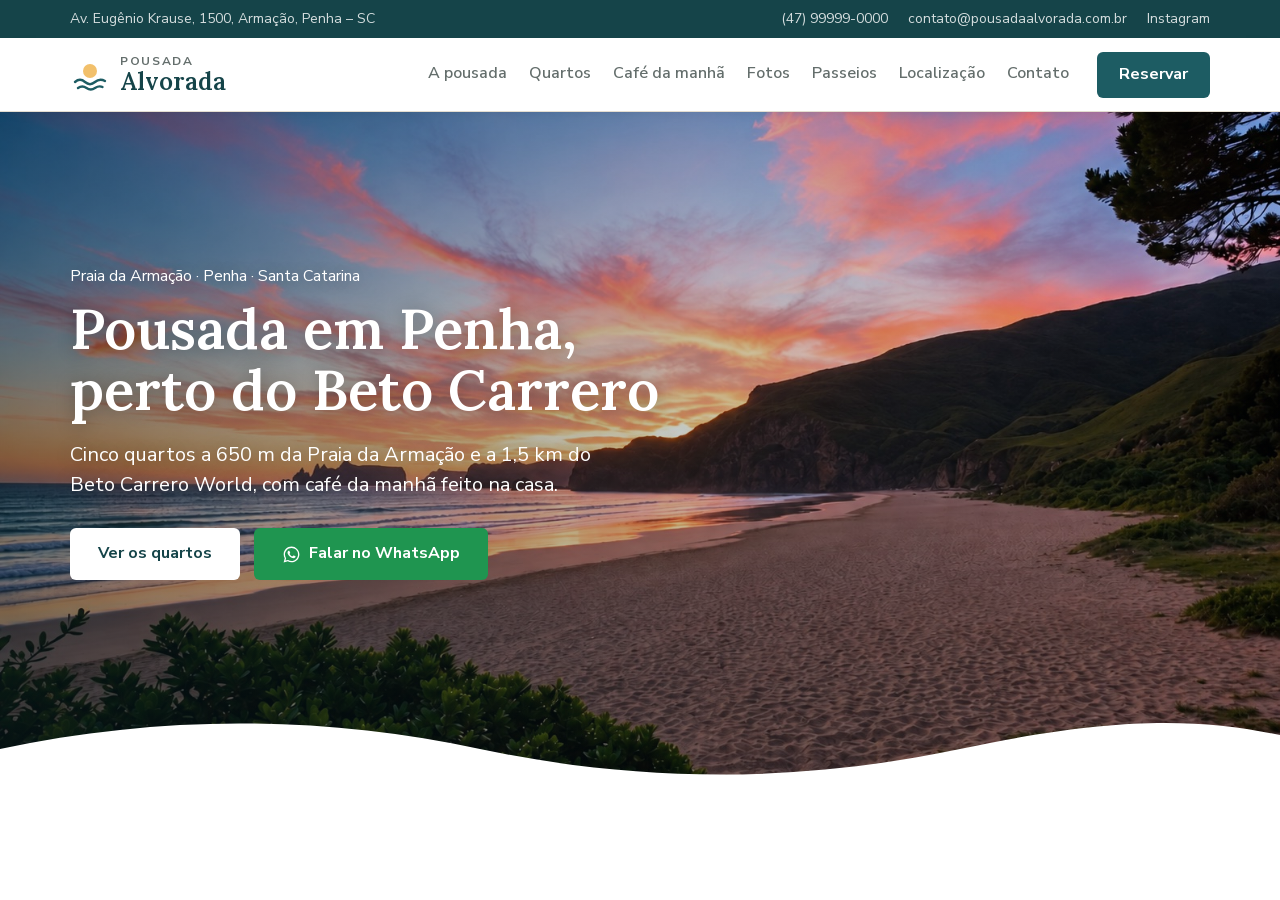
<file: index.html>
<!doctype html>
<html lang="pt-BR">
<head>
    <meta charset="UTF-8">
    <meta name="viewport" content="width=device-width, initial-scale=1, viewport-fit=cover, user-scalable=no">
    <title>Pousada Alvorada | Penha</title>
    <meta name="description" content="Pousada em Penha – SC, a 650 m da Praia da Armação e a 1,5 km do Beto Carrero World. Cinco quartos com café da manhã. Reservas direto pelo WhatsApp.">
    <meta name="author" content="Gustavo dos Santos Capeletti">
    <meta name="theme-color" content="#154449">
    <link rel="canonical" href="https://pousadaalvorada.com.br/">
    <meta property="og:type" content="website">
    <meta property="og:locale" content="pt_BR">
    <meta property="og:site_name" content="Pousada Alvorada">
    <meta property="og:url" content="https://pousadaalvorada.com.br/">
    <meta property="og:title" content="Pousada Alvorada | Penha">
    <meta property="og:description" content="Pousada em Penha, perto da Praia da Armação e do Beto Carrero. Cinco quartos com café da manhã.">
    <meta property="og:image" content="https://pousadaalvorada.com.br/img/compartilhar.jpg">
    <meta property="og:image:width" content="1200">
    <meta property="og:image:height" content="630">
    <meta property="og:image:alt" content="Praia da Armação, em Penha, ao amanhecer">
    <link rel="icon" href="img/favicon.svg" type="image/svg+xml">
    <link rel="apple-touch-icon" href="img/icone_apple.png">
    <link rel="preload" as="image" href="img/hero.jpg">
    <link rel="stylesheet" href="css/index.css?v=2">
</head>
<body>

<div class="barra-topo">
    <div class="conteiner barra-topo__interno">
        <p><a href="https://www.google.com/maps/search/?api=1&amp;query=Av.+Eug%C3%AAnio+Krause%2C+1500%2C+Arma%C3%A7%C3%A3o%2C+Penha+-+SC" target="_blank" rel="noopener">Av. Eugênio Krause, 1500, Armação, Penha – SC</a></p>
        <ul>
            <li><a class="js-numero-whatsapp" data-wa="Olá! Vim pelo site da Pousada Alvorada." href="#contato">(47) 99999-0000</a></li>
            <li><a href="mailto:contato@pousadaalvorada.com.br">contato@pousadaalvorada.com.br</a></li>
            <li><a href="https://www.instagram.com/" target="_blank" rel="noopener">Instagram</a></li>
        </ul>
    </div>
</div>

<header class="topo" id="topo">
    <div class="conteiner topo__interno">
        <a href="#inicio" class="logo" aria-label="Pousada Alvorada — início">
            <img class="logo__marca" src="img/icones/logo.svg" alt="" width="40" height="40">
            <span class="logo__texto">
                <span class="logo__pequeno">Pousada</span>
                <span class="logo__nome">Alvorada</span>
            </span>
        </a>

        <nav class="menu" id="menu" aria-label="Menu principal">
            <a href="#pousada">A pousada</a>
            <a href="#quartos">Quartos</a>
            <a href="#cafe">Café da manhã</a>
            <a href="#galeria">Fotos</a>
            <a href="#passeios">Passeios</a>
            <a href="#localizacao">Localização</a>
            <a href="#contato">Contato</a>
            <a class="botao botao--principal menu__reservar" data-wa="Olá! Vim pelo site da Pousada Alvorada e gostaria de fazer uma reserva." href="#contato">Reservar</a>
        </nav>

        <a class="botao botao--principal topo__reservar" data-wa="Olá! Vim pelo site da Pousada Alvorada e gostaria de fazer uma reserva." href="#contato">Reservar</a>

        <button class="botao-menu" id="botao-menu" aria-expanded="false" aria-controls="menu" aria-label="Abrir menu">
            <span></span><span></span><span></span>
        </button>
    </div>
</header>

<div class="rolagem" id="rolagem">
    <main>

    <section class="capa" id="inicio">
        <img width="1586" height="992" class="capa__foto" src="img/hero.jpg"
                  alt="Praia de Penha ao amanhecer" fetchpriority="high">
        <div class="conteiner capa__conteudo">
            <p class="capa__local">Praia da Armação · Penha · Santa Catarina</p>
            <h1>Pousada em Penha, <br>perto do Beto Carrero</h1>
            <p class="capa__texto">Cinco quartos a 650 m da Praia da Armação e a 1,5 km do Beto Carrero World, com café da manhã feito na casa.</p>
            <div class="capa__botoes">
                <a class="botao botao--claro botao--capa" href="#quartos">Ver os quartos</a>
                <a class="botao botao--whatsapp botao--capa" data-wa="Olá! Vim pelo site da Pousada Alvorada e gostaria de fazer uma reserva." href="#contato">
                    <img class="icone" src="img/icones/whatsapp.svg" alt=""> Falar no WhatsApp
                </a>
            </div>
        </div>
        <img class="capa__onda" src="img/icones/onda_capa.svg" alt="">
    </section>

    <section class="secao boas-vindas" id="pousada">
        <div class="conteiner boas-vindas__grade">
            <img data-ampliar="pousada" class="boas-vindas__foto" width="1600" height="1200" src="img/pousada.jpg"
                      alt="Casa da Pousada Alvorada, com dois andares, varandas e jardim" loading="lazy">

            <div class="boas-vindas__texto">
                <h2>Bem-vindo à Pousada Alvorada</h2>
                <p>
                    Na Pousada Alvorada, você se hospeda numa casa de dois andares, com jardim, varandas e redes
                    para descansar no fim do dia. Numa rua tranquila do bairro Armação, em Penha, são cinco quartos
                    com banheiro privativo, ar quente e frio e enxoval de algodão.
                </p>
                <p>
                    As manhãs começam no nosso espaço de café, ao lado da cozinha, com pão caseiro, cuca, frutas e
                    café passado na hora. Tudo é simples e acolhedor, com um atendimento atencioso do primeiro ao
                    último dia.
                </p>
                <a class="link-texto" data-wa="Olá! Vim pelo site da Pousada Alvorada e gostaria de mais informações." href="#contato">Falar com a pousada pelo WhatsApp</a>
            </div>
        </div>

        <div class="conteiner">
            <ul class="beneficios" aria-label="Comodidades da pousada">
                <li>
                    <img src="img/icones/wifi.svg" alt="">
                    <h3>Wi-Fi grátis</h3>
                    <p>Internet em todos os ambientes da pousada.</p>
                </li>
                <li>
                    <img src="img/icones/estacionamento.svg" alt="">
                    <h3>Estacionamento</h3>
                    <p>Gratuito e dentro da pousada.</p>
                </li>
                <li>
                    <img src="img/icones/ar.svg" alt="">
                    <h3>Ar quente e frio</h3>
                    <p>Em todos os quartos, para o verão e para o inverno.</p>
                </li>
                <li>
                    <img src="img/icones/praia.svg" alt="">
                    <h3>Kit de praia</h3>
                    <p>Cadeiras, guarda-sóis e toalhas sem custo.</p>
                </li>
                <li>
                    <img src="img/icones/bicicleta.svg" alt="">
                    <h3>Bicicletas</h3>
                    <p>À disposição para passear pela orla de Armação.</p>
                </li>
                <li>
                    <img src="img/icones/pet.svg" alt="">
                    <h3>Aceita pets</h3>
                    <p>Animais de até 10 kg, no Quarto Jardim.</p>
                </li>
                <li>
                    <img src="img/icones/parque.svg" alt="">
                    <h3>Beto Carrero World</h3>
                    <p>O parque fica a 1,5 km da pousada.</p>
                </li>
                <li>
                    <img src="img/icones/aviao.svg" alt="">
                    <h3>Aeroporto</h3>
                    <p>A 15 km do Aeroporto de Navegantes.</p>
                </li>
            </ul>
        </div>
    </section>

    <section class="secao secao--suave com-onda" id="quartos">
        <img class="onda" src="img/icones/onda_1.svg" alt="">
        <div class="conteiner">
            <div class="cabecalho-secao cabecalho-secao--centro">
                <h2>Quartos</h2>
                <p>Cada quarto tem o seu jeito: para casais, para famílias ou para quem quer mais sossego. Veja as fotos e os detalhes antes de reservar.</p>
            </div>

            <article class="quarto">
                <img class="quarto__foto" src="img/quarto_01.jpg" alt="Quarto Aurora, com cama king e porta para a varanda com rede" loading="lazy">
                <div class="quarto__corpo">
                    <p class="quarto__etiqueta">Ideal para casais</p>
                    <h3><a href="quarto.html?q=aurora">Quarto Aurora</a></h3>
                    <p>No andar de cima da casa principal. A porta de vidro abre direto para a varanda com rede, voltada para o jardim. É a categoria mais procurada, principalmente por casais.</p>
                    <ul class="quarto__lista">
                        <li>26 m²</li>
                        <li>Até 3 pessoas</li>
                        <li>Cama king + bicama</li>
                        <li>Varanda com rede</li>
                        <li>Vista para o jardim</li>
                        <li>Cofre</li>
                    </ul>
                    <div class="quarto__rodape">
                        <div class="quarto__botoes">
                            <a class="botao botao--contorno" href="quarto.html?q=aurora">Ver detalhes e fotos</a>
                            <a class="botao botao--principal" data-wa="Olá! Gostaria de verificar a disponibilidade do Quarto Aurora." href="#contato">Verificar disponibilidade</a>
                        </div>
                    </div>
                </div>
            </article>

            <article class="quarto quarto--invertido">
                <img class="quarto__foto" src="img/quarto_05.jpg" alt="Quarto Areia, com cama king e deck privativo" loading="lazy">
                <div class="quarto__corpo">
                    <p class="quarto__etiqueta">Mais reservado</p>
                    <h3><a href="quarto.html?q=areia">Quarto Areia</a></h3>
                    <p>Fica separado da casa, no meio do jardim, com deck privativo e ducha externa. Tem cafeteira e um pouco mais de privacidade. Costuma ser reservado com bastante antecedência.</p>
                    <ul class="quarto__lista">
                        <li>42 m²</li>
                        <li>2 adultos + 1 criança</li>
                        <li>Cama king</li>
                        <li>Deck privativo</li>
                        <li>Ducha externa</li>
                        <li>Cafeteira</li>
                    </ul>
                    <div class="quarto__rodape">
                        <div class="quarto__botoes">
                            <a class="botao botao--contorno" href="quarto.html?q=areia">Ver detalhes e fotos</a>
                            <a class="botao botao--principal" data-wa="Olá! Gostaria de verificar a disponibilidade do Quarto Areia." href="#contato">Verificar disponibilidade</a>
                        </div>
                    </div>
                </div>
            </article>

            <article class="quarto">
                <img class="quarto__foto" src="img/quarto_03.jpg" alt="Quarto Estrela, com cama de casal e cama de solteiro" loading="lazy">
                <div class="quarto__corpo">
                    <p class="quarto__etiqueta">Para pequenos grupos</p>
                    <h3><a href="quarto.html?q=estrela">Quarto Estrela</a></h3>
                    <p>No térreo, com uma cama de casal e uma de solteiro. Bom para amigos ou para pais com um filho maior. Tem mesa de apoio e armário amplo.</p>
                    <ul class="quarto__lista">
                        <li>20 m²</li>
                        <li>Até 3 pessoas</li>
                        <li>Casal + solteiro</li>
                        <li>Vista para o jardim</li>
                        <li>Armário amplo</li>
                        <li>Acesso sem escadas</li>
                    </ul>
                    <div class="quarto__rodape">
                        <div class="quarto__botoes">
                            <a class="botao botao--contorno" href="quarto.html?q=estrela">Ver detalhes e fotos</a>
                            <a class="botao botao--principal" data-wa="Olá! Gostaria de verificar a disponibilidade do Quarto Estrela." href="#contato">Verificar disponibilidade</a>
                        </div>
                    </div>
                </div>
            </article>

            <article class="quarto quarto--invertido">
                <img class="quarto__foto" src="img/quarto_02.jpg" alt="Quarto Jardim, com cama de casal e janela para o jardim" loading="lazy">
                <div class="quarto__corpo">
                    <p class="quarto__etiqueta">Térreo e silencioso</p>
                    <h3><a href="quarto.html?q=jardim">Quarto Jardim</a></h3>
                    <p>No térreo, voltado para o jardim. É o mais silencioso e fresco da casa. É também o único que aceita animais de pequeno porte.</p>
                    <ul class="quarto__lista">
                        <li>18 m²</li>
                        <li>Até 2 pessoas</li>
                        <li>Cama queen</li>
                        <li>Vista para o jardim</li>
                        <li>Aceita pet (até 10 kg)</li>
                        <li>Acesso sem escadas</li>
                    </ul>
                    <div class="quarto__rodape">
                        <div class="quarto__botoes">
                            <a class="botao botao--contorno" href="quarto.html?q=jardim">Ver detalhes e fotos</a>
                            <a class="botao botao--principal" data-wa="Olá! Gostaria de verificar a disponibilidade do Quarto Jardim." href="#contato">Verificar disponibilidade</a>
                        </div>
                    </div>
                </div>
            </article>

            <article class="quarto">
                <img class="quarto__foto" src="img/quarto_04.jpg" alt="Quarto Mar, com dois ambientes integrados" loading="lazy">
                <div class="quarto__corpo">
                    <p class="quarto__etiqueta">Para famílias</p>
                    <h3><a href="quarto.html?q=mar">Quarto Mar</a></h3>
                    <p>Dois ambientes integrados: uma cama king em um e duas camas de solteiro no outro. Varanda lateral com rede. Berço e cadeirão sem custo.</p>
                    <ul class="quarto__lista">
                        <li>38 m²</li>
                        <li>Até 5 pessoas</li>
                        <li>Cama king + 2 solteiro</li>
                        <li>Dois ambientes</li>
                        <li>Varanda lateral</li>
                        <li>Berço sob solicitação</li>
                    </ul>
                    <div class="quarto__rodape">
                        <div class="quarto__botoes">
                            <a class="botao botao--contorno" href="quarto.html?q=mar">Ver detalhes e fotos</a>
                            <a class="botao botao--principal" data-wa="Olá! Gostaria de verificar a disponibilidade do Quarto Mar." href="#contato">Verificar disponibilidade</a>
                        </div>
                    </div>
                </div>
            </article>
        </div>
    </section>

    <section class="secao" id="cafe">
        <div class="conteiner cafe-manha">
            <div class="cafe-manha__texto">
                <h2>Café da manhã</h2>
                <p class="cafe-manha__horario">Todos os dias, das 7h30 às 10h30, no nosso espaço de café.</p>
                <p>
                    O café é preparado aqui mesmo, todas as manhãs. Tem sempre
                    pão caseiro saindo do forno, cuca, bolo do dia, ovos do jeito que você pedir, frios,
                    frutas da estação e suco natural. A cuca de banana é a que mais faz sucesso.
                </p>
                <p>
                    Se você tem alguma restrição alimentar, é só avisar na reserva. Para quem prefere tomar
                    café no quarto, levamos a bandeja até lá (cobrado à parte).
                </p>
            </div>
            <div class="cafe-manha__foto">
                <img data-ampliar="cafe" width="1200" height="800" src="img/cafe_mesa.jpg" alt="Mesa de café da manhã com frutas, ovos, bolos e sucos" loading="lazy">
            </div>
        </div>
    </section>

    <section class="secao secao--suave com-onda" id="galeria">
        <img class="onda" src="img/icones/onda_2.svg" alt="">
        <div class="conteiner">
            <div class="cabecalho-secao cabecalho-secao--centro">
                <h2>Fotos</h2>
                <p>A pousada, o café da manhã e a praia. Arraste para o lado para ver mais.</p>
            </div>
        </div>

        <div class="faixa-fotos">
            <div class="faixa-fotos__trilho" id="faixa-fotos">
                <button class="faixa-fotos__item" type="button"><img src="img/pousada.jpg" alt="Casa da Pousada Alvorada, com varandas e jardim" loading="lazy"></button>
                <button class="faixa-fotos__item" type="button"><img width="1200" height="800" src="img/cafe_mesa.jpg" alt="Mesa de café da manhã com frutas, ovos e sucos" loading="lazy"></button>
                <button class="faixa-fotos__item" type="button"><img width="1200" height="800" src="img/praia_amanhecer.jpg" alt="Amanhecer na praia" loading="lazy"></button>
                <button class="faixa-fotos__item" type="button"><img width="1200" height="800" src="img/cafe_frutas.jpg" alt="Frutas da estação no café da manhã" loading="lazy"></button>
                <button class="faixa-fotos__item" type="button"><img src="img/hero.jpg" alt="Praia ao pôr do sol" loading="lazy"></button>
                <button class="faixa-fotos__item" type="button"><img width="1200" height="800" src="img/cafe_pao_com_ovo.jpg" alt="Pão caseiro com ovo no café da manhã" loading="lazy"></button>
                <button class="faixa-fotos__item" type="button"><img width="1200" height="800" src="img/praia_ondas_pedras.jpg" alt="Ondas quebrando nas pedras" loading="lazy"></button>
                <button class="faixa-fotos__item" type="button"><img width="1200" height="800" src="img/praia_faixa_de_areia.jpg" alt="Faixa de areia e mar calmo" loading="lazy"></button>
                <button class="faixa-fotos__item" type="button"><img width="1200" height="800" src="img/praia_vista_de_cima.jpg" alt="Ondas chegando na areia, vistas de cima" loading="lazy"></button>
            </div>
        </div>
    </section>

    <section class="secao" id="passeios">
        <div class="conteiner">
            <div class="cabecalho-secao">
                <h2>Passeios perto da pousada</h2>
                <p>O que fazer em Penha e arredores, com a distância a partir da pousada.</p>
            </div>
            <div class="lista-passeios">
                <article class="passeio">
                    <img data-ampliar="passeios" src="img/hero.jpg" alt="Praia da Armação ao entardecer" loading="lazy">
                    <h3>Praia da Armação</h3>
                    <p class="passeio__distancia">650 m</p>
                    <p>A praia mais perto da pousada. Mar calmo, bom para crianças, com barcos de pescadores e restaurantes de frutos do mar na orla.</p>
                </article>
                <article class="passeio">
                    <img data-ampliar="passeios" src="img/beto_carrero.jpg" alt="Castelo do Beto Carrero World" loading="lazy">
                    <h3>Beto Carrero World</h3>
                    <p class="passeio__distancia">1,5 km</p>
                    <p>O maior parque temático da América Latina, com montanhas-russas, shows e áreas para crianças.</p>
                </article>
                <article class="passeio">
                    <img data-ampliar="passeios" width="1200" height="800" src="img/praia_ondas_pedras.jpg" alt="Ondas quebrando nas pedras da Praia Grande" loading="lazy">
                    <h3>Praia Grande</h3>
                    <p class="passeio__distancia">3 km</p>
                    <p>Praia de mar aberto e ondas, preferida pelos surfistas. Tem quiosques e uma boa faixa de areia.</p>
                </article>
                <article class="passeio">
                    <img data-ampliar="passeios" width="1200" height="800" src="img/praia_agua_clara.jpg" alt="Água clara e rasa na Praia Vermelha" loading="lazy">
                    <h3>Praia Vermelha</h3>
                    <p class="passeio__distancia">4 km</p>
                    <p>Pequena enseada de água verde e calma, cercada de Mata Atlântica. Boa para nadar e fazer snorkel.</p>
                </article>
                <article class="passeio">
                    <img data-ampliar="passeios" width="1200" height="800" src="img/praia_faixa_de_areia.jpg" alt="Faixa de areia extensa em Balneário Piçarras" loading="lazy">
                    <h3>Balneário Piçarras</h3>
                    <p class="passeio__distancia">9 km</p>
                    <p>Praia extensa com calçadão para caminhar e pedalar, quiosques e boa estrutura.</p>
                </article>
                <article class="passeio">
                    <img data-ampliar="passeios" width="1200" height="800" src="img/mercado_publico.jpg" alt="Bancas de frutas e verduras no mercado" loading="lazy">
                    <h3>Mercado Público de Itajaí</h3>
                    <p class="passeio__distancia">25 km</p>
                    <p>Mercado histórico com bancas de frutos do mar, artesanato e cafés. Bom passeio para um dia nublado.</p>
                </article>
            </div>
            <a class="link-texto lista-passeios__link" data-wa="Olá! Vou me hospedar na Pousada Alvorada e gostaria de dicas de passeios." href="#contato">Pedir dicas de passeios pelo WhatsApp</a>
        </div>
    </section>

    <section class="secao secao--suave com-onda" id="avaliacoes">
        <img class="onda" src="img/icones/onda_1.svg" alt="">
        <div class="conteiner">
            <div class="cabecalho-secao">
                <h2>O que dizem os hóspedes</h2>
                <p>Relatos de quem já se hospedou com a gente.</p>
            </div>

            <div class="lista-avaliacoes">
                <article class="avaliacao">
                    <header class="avaliacao__topo">
                        <span class="avaliacao__inicial" style="background:#5b7c99" aria-hidden="true">R</span>
                        <div>
                            <p class="avaliacao__nome">Renata Castro</p>
                            <p class="avaliacao__cidade">São Paulo</p>
                        </div>
                    </header>
                    <p class="avaliacao__texto">Ficamos quatro noites e já estamos planejando voltar. O Quarto Aurora é exatamente como nas fotos e a varanda com rede é ótima para descansar no fim da tarde. O café da manhã é caprichado, com pão caseiro e cuca saindo do forno. A equipe ajudou com tudo, dos ingressos do Beto Carrero ao restaurante do último dia.</p>
                </article>
                <article class="avaliacao">
                    <header class="avaliacao__topo">
                        <span class="avaliacao__inicial" style="background:#8a6d3b" aria-hidden="true">M</span>
                        <div>
                            <p class="avaliacao__nome">Marcelo Okada</p>
                            <p class="avaliacao__cidade">Curitiba</p>
                        </div>
                    </header>
                    <p class="avaliacao__texto">Viajamos com duas crianças e ficamos no Quarto Mar. Elas amaram o espaço. Pousada tranquila, muito limpa, e o café tem opção para todo mundo. Fomos a pé até o Beto Carrero e voltamos para descansar na pousada.</p>
                </article>
                <article class="avaliacao">
                    <header class="avaliacao__topo">
                        <span class="avaliacao__inicial" style="background:#6b8e6b" aria-hidden="true">P</span>
                        <div>
                            <p class="avaliacao__nome">Paulo Ribeiro</p>
                            <p class="avaliacao__cidade">Joinville</p>
                        </div>
                    </header>
                    <p class="avaliacao__texto">Lugar lindo e equipe muito simpática. Só achei o Quarto Jardim um pouco pequeno para ficar muitos dias, mas é bem silencioso e o café compensa.</p>
                </article>
            </div>
        </div>
    </section>

    <section class="secao" id="localizacao">
        <div class="conteiner">
            <div class="cabecalho-secao local__cabecalho">
                <h2>Localização</h2>
                <p>Aqui está o nosso endereço para quando vier nos visitar. Uma rua tranquila e fácil de encontrar, no bairro Armação, onde a gente espera você de portas abertas.</p>
            </div>

            <div class="local">
                <div class="local__mapa">
                    <iframe title="Mapa da Pousada Alvorada, em Penha – SC" src="https://www.google.com/maps?q=Av.+Eug%C3%AAnio+Krause,+Arma%C3%A7%C3%A3o,+Penha+-+SC&amp;z=15&amp;output=embed" loading="lazy" referrerpolicy="no-referrer-when-downgrade"></iframe>
                </div>
                <p class="local__endereco">
                    Av. Eugênio Krause, 1500, Armação, Penha – SC, CEP 88385-000
                </p>
            </div>
        </div>
    </section>

    <section class="secao secao--suave com-onda" id="informacoes">
        <img class="onda" src="img/icones/onda_2.svg" alt="">
        <div class="conteiner">
            <div class="cabecalho-secao">
                <h2>Informações e políticas</h2>
                <p>O que é bom saber antes de reservar. Se ficar alguma dúvida, é só chamar a gente no WhatsApp.</p>
            </div>
            <dl class="regras">
                <div class="regras__linha">
                    <dt><img class="regras__icone" src="img/icones/entrada.svg" alt="">Entrada</dt>
                    <dd><p>Das 14h às 22h. Se chegar antes, guardamos sua bagagem e você pode usar o banheiro de apoio. Para chegar depois das 22h, avise a gente antes.</p></dd>
                </div>
                <div class="regras__linha">
                    <dt><img class="regras__icone" src="img/icones/saida.svg" alt="">Saída</dt>
                    <dd><p>Até as 12h. Quer aproveitar mais a praia? O banheiro de apoio fica liberado para o banho antes de ir embora.</p></dd>
                </div>
                <div class="regras__linha">
                    <dt><img class="regras__icone" src="img/icones/cartao.svg" alt="">Reserva e pagamento</dt>
                    <dd><p>Sinal de 30% via Pix para garantir a reserva. O restante no check-in, em Pix, débito ou crédito em até 3x sem juros.</p></dd>
                </div>
                <div class="regras__linha">
                    <dt><img class="regras__icone" src="img/icones/info.svg" alt="">Cancelamento</dt>
                    <dd><p>Mais de 30 dias antes da chegada: devolvemos o sinal. Entre 30 e 7 dias: o sinal vira crédito válido por 12 meses. Menos de 7 dias: sem reembolso.</p></dd>
                </div>
                <div class="regras__linha">
                    <dt><img class="regras__icone" src="img/icones/criancas.svg" alt="">Crianças e camas</dt>
                    <dd><h3>Crianças</h3><p>Crianças de qualquer idade são bem-vindas. Até 5 anos não pagam; de 6 a 11 anos pagam uma taxa por noite.</p><h3>Berços e camas extras</h3><p>Berço e cadeirão sem custo, mediante solicitação. Cama extra somente no Quarto Mar, com taxa à parte.</p></dd>
                </div>
                <div class="regras__linha">
                    <dt><img class="regras__icone" src="img/icones/pet_regras.svg" alt="">Pets</dt>
                    <dd><p>Aceitamos pets de até 10 kg, somente no Quarto Jardim, com aviso prévio e taxa por noite.</p></dd>
                </div>
                <div class="regras__linha">
                    <dt><img class="regras__icone" src="img/icones/fumo.svg" alt="">Fumantes</dt>
                    <dd><p>Não é permitido fumar nos quartos. Nas áreas externas, pode.</p></dd>
                </div>
                <div class="regras__linha">
                    <dt><img class="regras__icone" src="img/icones/festa.svg" alt="">Festas e silêncio</dt>
                    <dd><p>Festas e eventos não são permitidos. Pedimos silêncio depois das 22h.</p></dd>
                </div>
            </dl>
        </div>
    </section>

    <section class="secao" id="contato">
        <div class="conteiner contato">
            <div class="contato__texto">
                <h2>Contato e reservas</h2>
                <p>Preencha o formulário e clique em enviar: o WhatsApp abre com a sua mensagem pronta. Respondemos todos os dias, das 8h às 21h.</p>
                <dl class="contato__lista">
                    <div><dt>WhatsApp</dt><dd><a class="js-numero-whatsapp" data-wa="Olá! Vim pelo site da Pousada Alvorada." href="#contato">(47) 99999-0000</a></dd></div>
                    <div><dt>E-mail</dt><dd><a href="mailto:contato@pousadaalvorada.com.br">contato@pousadaalvorada.com.br</a></dd></div>
                    <div><dt>Instagram</dt><dd><a href="https://www.instagram.com/" target="_blank" rel="noopener">@pousadaalvorada</a></dd></div>
                    <div><dt>Endereço</dt><dd>Av. Eugênio Krause, 1500, Armação, Penha – SC, CEP 88385-000</dd></div>
                </dl>
            </div>

            <form class="formulario" id="formulario-contato" novalidate>
                <label class="campo">Nome
                    <input type="text" name="nome" autocomplete="name">
                </label>
                <div class="formulario__linha">
                    <label class="campo">Chegada<input type="date" name="chegada"></label>
                    <label class="campo">Saída<input type="date" name="saida"></label>
                </div>
                <div class="formulario__linha">
                    <label class="campo">Adultos
                        <select name="adultos"><option>1</option><option selected>2</option><option>3</option><option>4</option><option>5</option></select>
                    </label>
                    <label class="campo">Crianças
                        <select name="criancas"><option selected>0</option><option>1</option><option>2</option><option>3</option></select>
                    </label>
                </div>
                <label class="campo">Quarto
                    <select name="quarto">
                        <option value="">Sem preferência</option>
                        <option>Quarto Aurora</option><option>Quarto Areia</option><option>Quarto Estrela</option><option>Quarto Jardim</option><option>Quarto Mar</option>
                    </select>
                </label>
                <label class="campo">Mensagem
                    <textarea name="obs" rows="3"></textarea>
                </label>
                <p class="formulario__erro" id="erro-contato" role="alert" hidden></p>
                <button type="submit" class="botao botao--whatsapp botao--largo">
                    <img class="icone" src="img/icones/whatsapp.svg" alt=""> Enviar pelo WhatsApp
                </button>
            </form>
        </div>
    </section>

    </main>

    <footer class="rodape">
        <img class="onda" src="img/icones/onda_rodape.svg" alt="">
        <div class="conteiner rodape__grade">
            <div>
                <p class="rodape__nome">Pousada Alvorada</p>
                <address>Av. Eugênio Krause, 1500<br>Armação, Penha – SC<br>CEP 88385-000</address>
            </div>
            <div>
                <h3 class="rodape__titulo">Contato</h3>
                <ul>
                    <li><a class="js-numero-whatsapp" data-wa="Olá! Vim pelo site da Pousada Alvorada." href="#contato">(47) 99999-0000</a></li>
                    <li><a href="mailto:contato@pousadaalvorada.com.br">contato@pousadaalvorada.com.br</a></li>
                    <li><a href="https://www.instagram.com/" target="_blank" rel="noopener">Instagram</a></li>
                </ul>
            </div>
            <div>
                <h3 class="rodape__titulo">Pagamento</h3>
                <ul>
                    <li>Pix</li>
                    <li>Cartões de débito e crédito</li>
                    <li>Crédito em até 3x sem juros</li>
                </ul>
            </div>
        </div>
        <div class="conteiner">
            <div class="rodape__final">
                <p>© <span id="ano">2026</span> Pousada Alvorada</p>
                <a href="#inicio">Voltar ao início ↑</a>
            </div>
        </div>
    </footer>
</div>

<div class="ampliada" id="foto-ampliada" role="dialog" aria-modal="true" aria-label="Fotos da pousada" hidden>
    <button class="ampliada__fechar" type="button" aria-label="Fechar"><img src="img/icones/fechar.svg" alt=""></button>
    <button class="ampliada__seta ampliada__seta--anterior" type="button" aria-label="Foto anterior"><img src="img/icones/anterior.svg" alt=""></button>
    <figure>
        <img alt="">
        <figcaption></figcaption>
    </figure>
    <button class="ampliada__seta ampliada__seta--proxima" type="button" aria-label="Próxima foto"><img src="img/icones/proxima.svg" alt=""></button>
</div>

<a class="whatsapp-flutuante" data-wa="Olá! Vim pelo site da Pousada Alvorada e gostaria de mais informações." href="#contato" aria-label="Falar pelo WhatsApp">
    <img src="img/icones/whatsapp.svg" alt="">
</a>


<script src="js/comum.js?v=68"></script>
<script src="js/inicio.js?v=68"></script>
</body>
</html>
</file>
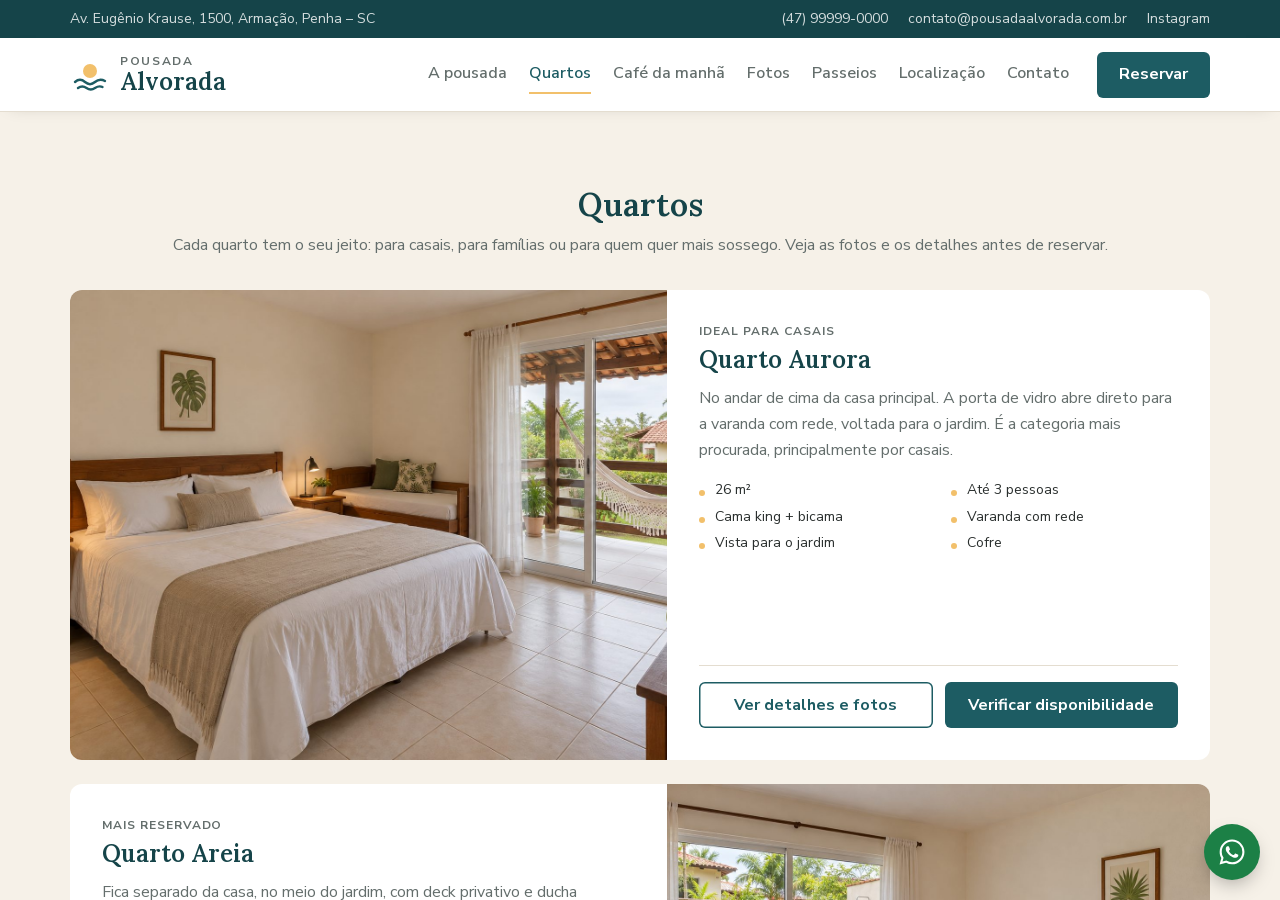
<file: quarto.html>
<!doctype html>
<html lang="pt-BR">
<head>
    <meta charset="UTF-8">
    <meta name="viewport" content="width=device-width, initial-scale=1, viewport-fit=cover, user-scalable=no">
    <title>Pousada Alvorada | Penha</title>
    <meta name="description" content="Fotos, tamanho, camas e comodidades dos quartos da Pousada Alvorada, em Penha – SC, perto da Praia da Armação e do Beto Carrero.">
    <meta name="author" content="Gustavo dos Santos Capeletti">
    <meta name="theme-color" content="#154449">
    <link rel="canonical" href="https://pousadaalvorada.com.br/quarto.html">
    <meta property="og:type" content="website">
    <meta property="og:locale" content="pt_BR">
    <meta property="og:site_name" content="Pousada Alvorada">
    <meta property="og:url" content="https://pousadaalvorada.com.br/quarto.html">
    <meta property="og:title" content="Pousada Alvorada | Penha">
    <meta property="og:description" content="Conheça os quartos da Pousada Alvorada, em Penha – SC, perto da Praia da Armação e do Beto Carrero.">
    <meta property="og:image" content="https://pousadaalvorada.com.br/img/compartilhar.jpg">
    <meta property="og:image:width" content="1200">
    <meta property="og:image:height" content="630">
    <meta property="og:image:alt" content="Praia da Armação, em Penha, ao amanhecer">
    <link rel="icon" href="img/favicon.svg" type="image/svg+xml">
    <link rel="apple-touch-icon" href="img/icone_apple.png">
    <link rel="stylesheet" href="css/index.css?v=2">
</head>
<body>

<div class="barra-topo">
    <div class="conteiner barra-topo__interno">
        <p><a href="https://www.google.com/maps/search/?api=1&amp;query=Av.+Eug%C3%AAnio+Krause%2C+1500%2C+Arma%C3%A7%C3%A3o%2C+Penha+-+SC" target="_blank" rel="noopener">Av. Eugênio Krause, 1500, Armação, Penha – SC</a></p>
        <ul>
            <li><a class="js-numero-whatsapp" data-wa="Olá! Vim pelo site da Pousada Alvorada." href="index.html#contato">(47) 99999-0000</a></li>
            <li><a href="mailto:contato@pousadaalvorada.com.br">contato@pousadaalvorada.com.br</a></li>
            <li><a href="https://www.instagram.com/" target="_blank" rel="noopener">Instagram</a></li>
        </ul>
    </div>
</div>

<header class="topo" id="topo">
    <div class="conteiner topo__interno">
        <a href="index.html" class="logo" aria-label="Pousada Alvorada — início">
            <img class="logo__marca" src="img/icones/logo.svg" alt="" width="40" height="40">
            <span class="logo__texto">
                <span class="logo__pequeno">Pousada</span>
                <span class="logo__nome">Alvorada</span>
            </span>
        </a>

        <nav class="menu" id="menu" aria-label="Menu principal">
            <a href="index.html#pousada">A pousada</a>
            <a href="index.html#quartos">Quartos</a>
            <a href="index.html#cafe">Café da manhã</a>
            <a href="index.html#galeria">Fotos</a>
            <a href="index.html#passeios">Passeios</a>
            <a href="index.html#localizacao">Localização</a>
            <a href="index.html#contato">Contato</a>
            <a class="botao botao--principal menu__reservar" data-wa="Olá! Vim pelo site da Pousada Alvorada e gostaria de fazer uma reserva." href="index.html#contato">Reservar</a>
        </nav>

        <a class="botao botao--principal topo__reservar" data-wa="Olá! Vim pelo site da Pousada Alvorada e gostaria de fazer uma reserva." href="index.html#contato">Reservar</a>

        <button class="botao-menu" id="botao-menu" aria-expanded="false" aria-controls="menu" aria-label="Abrir menu">
            <span></span><span></span><span></span>
        </button>
    </div>
</header>

<div class="rolagem" id="rolagem">
    <main class="pagina-quarto" id="inicio">
        <div class="conteiner">
            <nav class="caminho" aria-label="Você está em">
                <a href="index.html">Início</a>
                <span aria-hidden="true">›</span>
                <a href="index.html#quartos">Quartos</a>
                <span aria-hidden="true">›</span>
                <span class="js-nome" aria-current="page"></span>
            </nav>

            <header class="cabecalho-quarto">
                <div>
                    <p class="quarto__etiqueta js-etiqueta"></p>
                    <h1 class="js-nome"></h1>
                </div>
                <a class="botao botao--principal cabecalho-quarto__botao" href="#reservar">Consultar disponibilidade</a>
            </header>

            <div class="fotos-quarto" id="fotos-quarto"></div>

            <div class="colunas-quarto">
                <div class="conteudo-quarto">
                    <dl class="resumo-quarto" id="resumo-quarto"></dl>
                    <p class="descricao-quarto" id="descricao-quarto"></p>

                    <h2>Incluso na diária</h2>
                    <ul class="lista-check">
                        <li>Café da manhã, das 7h30 às 10h30</li>
                        <li>Wi-Fi em toda a pousada</li>
                        <li>Cadeiras e guarda-sóis de praia</li>
                        <li>Toalhas de praia</li>
                        <li>Bicicletas para hóspedes</li>
                        <li>Estacionamento interno</li>
                    </ul>

                    <div id="itens-quarto"></div>

                    <p class="aviso-regras">Check-in a partir das 14h e check-out até as 12h. Sinal de 30% via Pix para garantir a reserva. Veja todas as <a href="index.html#informacoes">informações e políticas</a>.</p>
                </div>

                <aside class="reserva" id="reservar" aria-labelledby="titulo-reserva">
                    <h2 id="titulo-reserva" class="reserva__titulo">Consultar disponibilidade</h2>
                    <p class="reserva__nota">Informe as datas e enviamos o valor pelo WhatsApp. A diária inclui café da manhã.</p>
                    <form class="reserva__formulario" id="formulario-quarto" novalidate>
                        <div class="formulario__linha">
                            <label class="campo">Chegada<input type="date" name="chegada"></label>
                            <label class="campo">Saída<input type="date" name="saida"></label>
                        </div>
                        <label class="campo">Hóspedes
                            <select name="hospedes" id="hospedes-quarto"></select>
                        </label>
                        <p class="formulario__erro" id="erro-quarto" role="alert" hidden></p>
                        <button type="submit" class="botao botao--whatsapp botao--largo">
                            <img class="icone" src="img/icones/whatsapp.svg" alt=""> Consultar pelo WhatsApp
                        </button>
                    </form>
                    <p class="reserva__aviso">Respondemos todos os dias, das 8h às 21h. A reserva é feita direto com a pousada, sem taxas de site.</p>
                </aside>
            </div>
        </div>

        <section class="secao secao--suave com-onda outros-quartos">
            <img class="onda" src="img/icones/onda_1.svg" alt="">
            <div class="conteiner">
                <div class="cabecalho-secao">
                    <h2>Outros quartos</h2>
                    <p>Quer comparar antes de decidir? Veja as outras opções da pousada.</p>
                </div>
                <div class="outros-quartos__lista" id="lista-outros-quartos"></div>
            </div>
        </section>
    </main>

    <footer class="rodape">
        <img class="onda" src="img/icones/onda_rodape.svg" alt="">
        <div class="conteiner rodape__grade">
            <div>
                <p class="rodape__nome">Pousada Alvorada</p>
                <address>Av. Eugênio Krause, 1500<br>Armação, Penha – SC<br>CEP 88385-000</address>
            </div>
            <div>
                <h3 class="rodape__titulo">Contato</h3>
                <ul>
                    <li><a class="js-numero-whatsapp" data-wa="Olá! Vim pelo site da Pousada Alvorada." href="index.html#contato">(47) 99999-0000</a></li>
                    <li><a href="mailto:contato@pousadaalvorada.com.br">contato@pousadaalvorada.com.br</a></li>
                    <li><a href="https://www.instagram.com/" target="_blank" rel="noopener">Instagram</a></li>
                </ul>
            </div>
            <div>
                <h3 class="rodape__titulo">Pagamento</h3>
                <ul>
                    <li>Pix</li>
                    <li>Cartões de débito e crédito</li>
                    <li>Crédito em até 3x sem juros</li>
                </ul>
            </div>
        </div>
        <div class="conteiner">
            <div class="rodape__final">
                <p>© <span id="ano">2026</span> Pousada Alvorada</p>
                <a href="#inicio">Voltar ao início ↑</a>
            </div>
        </div>
    </footer>
</div>

<div class="ampliada" id="foto-ampliada" role="dialog" aria-modal="true" aria-label="Fotos da pousada" hidden>
    <button class="ampliada__fechar" type="button" aria-label="Fechar"><img src="img/icones/fechar.svg" alt=""></button>
    <button class="ampliada__seta ampliada__seta--anterior" type="button" aria-label="Foto anterior"><img src="img/icones/anterior.svg" alt=""></button>
    <figure>
        <img alt="">
        <figcaption></figcaption>
    </figure>
    <button class="ampliada__seta ampliada__seta--proxima" type="button" aria-label="Próxima foto"><img src="img/icones/proxima.svg" alt=""></button>
</div>

<a class="whatsapp-flutuante" data-wa="Olá! Vim pelo site da Pousada Alvorada e gostaria de mais informações." href="index.html#contato" aria-label="Falar pelo WhatsApp">
    <img src="img/icones/whatsapp.svg" alt="">
</a>


<script src="js/comum.js?v=68"></script>
<script src="js/quartos.js?v=68"></script>
<script src="js/quarto.js?v=68"></script>
</body>
</html>
</file>
<file: css/index.css>
@font-face {
    font-family: "Lora";
    font-style: normal;
    font-weight: 500 600;
    font-display: block;
    src: url("[data-uri]") format("woff2");
}

@font-face {
    font-family: "Nunito Sans";
    font-style: normal;
    font-weight: 400 700;
    font-display: block;
    src: url("[data-uri]") format("woff2");
}

html,
body {
    height: 100%;
    overflow: hidden;
    overscroll-behavior: none;
}

:root {
    --branco: #ffffff;
    --fundo-suave: #f6f1e8;
    --verde-mar: #1d5c63;
    --verde-mar-escuro: #154449;
    --amarelo-sol: #f2c06b;
    --cor-texto: #2a2f2e;
    --cor-texto-suave: #646e6c;
    --cor-linha: #e4ddd0;
    --verde-whatsapp: #1c8046;
    --verde-whatsapp-escuro: #166b3a;

    --familia-titulo: "Lora", Georgia, serif;
    --familia-texto: "Nunito Sans", system-ui, -apple-system, "Segoe UI", sans-serif;

    --tamanho-micro: 12px;
    --tamanho-pequeno: 14px;
    --tamanho-normal: 16px;
    --tamanho-subtitulo: 20px;
    --tamanho-secao: 24px;
    --tamanho-titulo: 32px;

    --espaco-1: 4px;
    --espaco-2: 8px;
    --espaco-3: 12px;
    --espaco-4: 16px;
    --espaco-5: 24px;
    --espaco-6: 32px;
    --espaco-7: 48px;
    --espaco-8: 72px;

    --largura-maxima: 1140px;
    --margem-lateral: 24px;
    --altura-topo: 74px;
    --arredondado: 10px;
}

*,
*::before,
*::after {
    box-sizing: border-box;
}

* {
    -webkit-tap-highlight-color: transparent;
}

.rolagem {
    flex: 1;
    min-height: 0;
    overflow-x: hidden;
    overflow-y: auto;
    overscroll-behavior: none;
    scroll-behavior: smooth;
    -webkit-overflow-scrolling: touch;
}

body {
    margin: 0;
    background: var(--branco);
    color: var(--cor-texto);
    font-family: var(--familia-texto);
    font-size: var(--tamanho-normal);
    line-height: 1.6;
    -webkit-font-smoothing: antialiased;
    display: flex;
    flex-direction: column;
}

img {
    display: block;
    max-width: 100%;
    height: auto;
}

a {
    color: inherit;
}

h1,
h2,
h3,
h4,
p,
ul,
ol,
dl,
dd,
figure,
blockquote {
    margin: 0;
}

ul,
ol {
    padding: 0;
    list-style: none;
}

table {
    border-collapse: collapse;
}

.conteiner {
    width: 100%;
    max-width: calc(var(--largura-maxima) + var(--margem-lateral) * 2);
    margin: 0 auto;
    padding: 0 var(--margem-lateral);
}

.icone {
    width: 20px;
    height: 20px;
    flex: none;
}

:focus-visible {
    outline: 3px solid var(--amarelo-sol);
    outline-offset: 2px;
}

.campo input:focus-visible,
.campo select:focus-visible,
.campo textarea:focus-visible {
    outline: none;
}

h1,
h2,
h3 {
    font-family: var(--familia-titulo);
    font-weight: 600;
    line-height: 1.2;
    color: var(--verde-mar-escuro);
}

h2 {
    font-size: var(--tamanho-titulo);
}

h3 {
    font-size: var(--tamanho-subtitulo);
}

@media (max-width: 700px) {
    h2 {
        font-size: var(--tamanho-secao);
    }
}

.botao {
    display: inline-flex;
    align-items: center;
    justify-content: center;
    gap: 8px;
    min-height: 46px;
    padding: 0 22px;
    font-family: var(--familia-texto);
    font-size: var(--tamanho-normal);
    font-weight: 700;
    text-decoration: none;
    border: 0;
    border-radius: 6px;
    cursor: pointer;
    transition: background-color .2s;
    white-space: nowrap;
}

.botao .icone {
    width: 19px;
    height: 19px;
}

.botao--principal {
    background: var(--verde-mar);
    color: #fff;
}

.botao--principal:hover {
    background: var(--verde-mar-escuro);
}

.botao--whatsapp {
    background: var(--verde-whatsapp);
    color: #fff;
}

.botao--whatsapp:hover {
    background: var(--verde-whatsapp-escuro);
}

.botao--largo {
    width: 100%;
}

.botao--contorno {
    background: #fff;
    color: var(--verde-mar);
    box-shadow: inset 0 0 0 1.5px var(--verde-mar);
}

.botao--contorno:hover {
    background: var(--fundo-suave);
}

.link-texto {
    display: inline-block;
    font-weight: 700;
    color: var(--verde-mar);
    text-decoration: none;
}

.link-texto:hover {
    text-decoration: underline;
}

.barra-topo {
    flex: none;
    background: var(--verde-mar-escuro);
    color: rgba(255, 255, 255, .82);
    font-size: var(--tamanho-pequeno);
}

.barra-topo__interno {
    display: flex;
    align-items: center;
    justify-content: space-between;
    gap: 16px;
    min-height: 38px;
}

.barra-topo ul {
    display: flex;
    gap: 20px;
}

.barra-topo a {
    text-decoration: none;
}

.barra-topo a:hover {
    color: #fff;
    text-decoration: underline;
}

@media (max-width: 860px) {
    .barra-topo {
        display: none;
    }
}

.topo {
    position: relative;
    flex: none;
    z-index: 50;
    height: var(--altura-topo);
    background: #fff;
    border-bottom: 1px solid var(--cor-linha);
    box-shadow: 0 4px 16px -10px rgba(0, 0, 0, .18);
}

.topo__interno {
    height: 100%;
    display: flex;
    align-items: center;
    gap: 28px;
}

.logo {
    display: flex;
    align-items: center;
    gap: 10px;
    text-decoration: none;
    flex: none;
}

.logo__marca {
    width: 40px;
    height: 40px;
}

.logo__texto {
    display: flex;
    flex-direction: column;
    line-height: 1;
}

.logo__pequeno {
    margin-bottom: 3px;
    font-size: var(--tamanho-micro);
    font-weight: 700;
    letter-spacing: .14em;
    text-transform: uppercase;
    color: var(--cor-texto-suave);
}

.logo__nome {
    font-family: var(--familia-titulo);
    font-size: var(--tamanho-secao);
    line-height: 1;
    font-weight: 600;
    color: var(--verde-mar-escuro);
}

.menu {
    display: flex;
    gap: 22px;
    margin-left: auto;
    font-size: var(--tamanho-normal);
    font-weight: 600;
}

.menu a {
    padding: 6px 0;
    color: var(--cor-texto-suave);
    text-decoration: none;
    border-bottom: 2px solid transparent;
    transition: color .2s, border-color .2s;
}

.menu a:hover,
.menu a.ativo {
    color: var(--verde-mar);
    border-color: var(--amarelo-sol);
}

.topo__reservar {
    flex: none;
}

.menu__reservar {
    display: none;
}

.botao-menu {
    display: none;
    width: 44px;
    height: 44px;
    padding: 0;
    background: none;
    border: 1px solid var(--cor-linha);
    border-radius: 6px;
    cursor: pointer;
    flex-direction: column;
    align-items: center;
    justify-content: center;
    gap: 4px;
}

.botao-menu span {
    width: 18px;
    height: 2px;
    background: var(--verde-mar-escuro);
    transition: transform .25s, opacity .2s;
}

.botao-menu[aria-expanded="true"] span:nth-child(1) {
    transform: translateY(6px) rotate(45deg);
}

.botao-menu[aria-expanded="true"] span:nth-child(2) {
    opacity: 0;
}

.botao-menu[aria-expanded="true"] span:nth-child(3) {
    transform: translateY(-6px) rotate(-45deg);
}

@media (max-width: 1080px) {
    .menu {
        gap: 16px;
        font-size: var(--tamanho-pequeno);
    }
}

@media (max-width: 960px) {
    .topo__interno {
        gap: 12px;
    }

    .topo__reservar {
        margin-left: auto;
    }

    .botao-menu {
        display: flex;
    }

    .menu {
        position: absolute;
        top: 100%;
        left: 0;
        right: 0;
        flex-direction: column;
        gap: 0;
        margin: 0;
        padding: 4px var(--margem-lateral) 16px;
        background: #fff;
        border-bottom: 1px solid var(--cor-linha);
        box-shadow: 0 16px 24px -16px rgba(0, 0, 0, .2);
        font-size: var(--tamanho-normal);
        opacity: 0;
        visibility: hidden;
        transform: translateY(-6px);
        transition: opacity .2s, transform .2s, visibility .2s;
    }

    .menu.aberto {
        opacity: 1;
        visibility: visible;
        transform: none;
    }

    .menu a {
        padding: 14px 0;
        color: var(--cor-texto);
        border-bottom: 1px solid var(--cor-linha);
    }

    .topo__reservar {
        display: none;
    }

    .botao-menu {
        margin-left: auto;
    }

    .menu .menu__reservar {
        display: flex;
        margin-top: 16px;
        padding: 0 22px;
        color: #fff;
        border: 0;
    }
}

.capa {
    position: relative;
    min-height: 74vh;
    min-height: 74svh;
    display: flex;
    align-items: center;
    color: #fff;
    overflow: hidden;
}

.capa__foto {
    position: absolute;
    inset: 0;
    width: 100%;
    height: 100%;
    object-fit: cover;
    object-position: 50% 55%;
    z-index: -2;
}

.capa::before {
    content: "";
    position: absolute;
    inset: 0;
    z-index: -1;
    background:
        linear-gradient(90deg, rgba(8, 32, 36, .5) 0%, rgba(8, 32, 36, .22) 55%, rgba(8, 32, 36, .05) 100%);
}

.capa__conteudo {
    padding-top: 64px;
    padding-bottom: 110px;
    text-shadow: 0 1px 18px rgba(0, 0, 0, .3);
}

.capa__local {
    font-size: var(--tamanho-normal);
    opacity: .95;
    margin-bottom: 10px;
}

.capa h1 {
    color: #fff;
    font-size: clamp(var(--tamanho-titulo), 5vw, 56px);
    line-height: 1.08;
    margin-bottom: 20px;
}

.capa__texto {
    max-width: 44ch;
    font-size: var(--tamanho-subtitulo);
    line-height: 1.5;
}

.capa__botoes {
    display: flex;
    flex-wrap: wrap;
    gap: 14px;
    margin-top: 28px;
    text-shadow: none;
}

.capa__onda {
    position: absolute;
    left: 0;
    bottom: -1px;
    width: 100%;
    height: 70px;
}

.botao--capa {
    min-height: 52px;
    padding: 0 28px;
    font-size: var(--tamanho-normal);
    border-radius: 6px;
}

.capa .botao--whatsapp {
    background: #1f9550;
}

.capa .botao--whatsapp:hover {
    background: #197a42;
}

.botao--claro {
    background: #fff;
    color: var(--verde-mar-escuro);
}

.botao--claro:hover {
    background: var(--fundo-suave);
}

@media (max-width: 700px) {
    .capa {
        min-height: 70svh;
    }

    .capa__foto {
        object-position: 58% 50%;
    }

    .capa::before {
        background: linear-gradient(180deg, rgba(8, 32, 36, .25) 0%, rgba(8, 32, 36, .55) 100%);
    }

    .capa__conteudo {
        padding-top: 48px;
        padding-bottom: 80px;
    }

    .capa h1 br {
        display: none;
    }

    .capa__local {
        font-size: var(--tamanho-normal);
    }

    .capa__onda {
        height: 44px;
    }

    .capa__botoes .botao {
        flex: 1 1 100%;
    }
}

.regras {
    background: #fff;
    border: 1px solid var(--cor-linha);
    border-radius: 12px;
    padding: var(--espaco-1) var(--espaco-5);
}

.regras__linha {
    display: grid;
    grid-template-columns: minmax(200px, 32%) 1fr;
    gap: var(--espaco-2) var(--espaco-6);
    padding: var(--espaco-4) 0;
    border-top: 1px solid var(--cor-linha);
    align-items: start;
}

.regras__linha:first-child {
    border-top: 0;
}

.regras dt {
    display: flex;
    align-items: center;
    gap: 12px;
    font-weight: 700;
    color: var(--cor-texto);
}

.regras__icone {
    width: 24px;
    height: 24px;
    flex: none;
    color: var(--verde-mar);
}

.regras dd {
    max-width: 64ch;
    color: var(--cor-texto-suave);
}

.regras dd h3 {
    font-family: var(--familia-texto);
    font-size: var(--tamanho-normal);
    font-weight: 700;
    color: var(--cor-texto);
    margin-bottom: 2px;
}

.regras dd p+h3 {
    margin-top: var(--espaco-3);
}

@media (max-width: 700px) {
    .regras {
        padding: 2px 18px;
    }

    .regras__linha {
        grid-template-columns: 1fr;
        gap: 4px;
        padding: 16px 0;
    }

    .regras dd {
        padding-left: 36px;
        font-size: var(--tamanho-pequeno);
    }
}

.secao {
    position: relative;
    padding: var(--espaco-8) 0;
}

.secao--suave {
    background: var(--fundo-suave);
}

.com-onda {
    margin-top: 60px;
}

.onda {
    position: absolute;
    left: 0;
    top: -59px;
    width: 100%;
    height: 60px;
}

.cabecalho-secao {
    margin-bottom: var(--espaco-6);
}

.cabecalho-secao h2 {
    margin-bottom: var(--espaco-2);
}

.cabecalho-secao p {
    color: var(--cor-texto-suave);
}

.cabecalho-secao--centro {
    margin-left: auto;
    margin-right: auto;
    text-align: center;
}

@media (max-width: 800px) {
    .secao {
        padding: var(--espaco-7) 0;
    }

    .com-onda {
        margin-top: 40px;
    }

    .onda {
        top: -39px;
        height: 40px;
    }

    .cabecalho-secao {
        margin-bottom: var(--espaco-5);
    }
}

.boas-vindas {
    padding-top: var(--espaco-8);
}

.boas-vindas__grade {
    display: grid;
    grid-template-columns: 1fr 1fr;
    gap: var(--espaco-8);
    align-items: center;
}

.boas-vindas__foto {
    width: 100%;
    aspect-ratio: 4 / 3;
    object-fit: cover;
    border-radius: 12px;
}

.boas-vindas__texto h2 {
    margin-bottom: var(--espaco-4);
}

.boas-vindas__texto>p {
    max-width: 62ch;
    margin-bottom: var(--espaco-3);
    font-size: var(--tamanho-pequeno);
    line-height: 1.7;
}

.boas-vindas__texto .link-texto {
    margin-top: var(--espaco-2);
    font-size: var(--tamanho-pequeno);
}

.beneficios {
    display: grid;
    grid-template-columns: repeat(4, 1fr);
    gap: var(--espaco-7) var(--espaco-6);
    margin-top: var(--espaco-8);
    padding-top: var(--espaco-8);
    border-top: 1px solid var(--cor-linha);
    text-align: center;
}

.beneficios img {
    width: 48px;
    height: 48px;
    margin: 0 auto var(--espaco-5);
}

.beneficios h3 {
    font-family: var(--familia-texto);
    font-size: var(--tamanho-normal);
    font-weight: 700;
    color: var(--cor-texto);
    margin-bottom: 4px;
}

.beneficios p {
    max-width: 26ch;
    margin: 0 auto;
    font-size: var(--tamanho-pequeno);
    color: var(--cor-texto-suave);
}

@media (max-width: 900px) {
    .beneficios {
        grid-template-columns: 1fr 1fr;
        gap: var(--espaco-6) var(--espaco-4);
        margin-top: var(--espaco-7);
        padding-top: var(--espaco-7);
    }
}

@media (max-width: 380px) {
    .beneficios p {
        font-size: var(--tamanho-pequeno);
    }
}

.lista-check {
    display: grid;
    grid-template-columns: 1fr 1fr;
    gap: 6px 24px;
}

.lista-check li {
    position: relative;
    padding-left: 22px;
    font-size: var(--tamanho-normal);
}

.lista-check li::before {
    content: "";
    position: absolute;
    left: 2px;
    top: 8px;
    width: 10px;
    height: 6px;
    border-left: 2px solid var(--verde-mar);
    border-bottom: 2px solid var(--verde-mar);
    transform: rotate(-45deg);
}

@media (max-width: 900px) {
    .boas-vindas__grade {
        grid-template-columns: 1fr;
        gap: var(--espaco-6);
    }

    .boas-vindas__foto {
        aspect-ratio: 4 / 3;
    }
}

@media (max-width: 420px) {
    .lista-check {
        grid-template-columns: 1fr;
    }
}

.quarto {
    display: grid;
    grid-template-columns: 1.1fr 1fr;
    grid-template-rows: minmax(470px, auto);
    background: #fff;
    border-radius: 12px;
    overflow: hidden;
    margin-bottom: var(--espaco-5);
}

.quarto:last-child {
    margin-bottom: 0;
}

.quarto__foto {
    width: 100%;
    height: 100%;
    min-height: 0;
    object-fit: cover;
}

.quarto--invertido .quarto__foto {
    order: 2;
}

.quarto__corpo {
    display: flex;
    flex-direction: column;
    padding: var(--espaco-6);
}

.quarto__etiqueta {
    font-size: var(--tamanho-micro);
    font-weight: 700;
    letter-spacing: .08em;
    text-transform: uppercase;
    color: var(--cor-texto-suave);
    margin-bottom: 4px;
}

.quarto h3 {
    font-size: var(--tamanho-secao);
    margin-bottom: var(--espaco-3);
}

.quarto h3 a {
    text-decoration: none;
}

.quarto h3 a:hover {
    text-decoration: underline;
    text-decoration-thickness: 1px;
    text-underline-offset: 4px;
}

.quarto__corpo>p:not(.quarto__etiqueta) {
    color: var(--cor-texto-suave);
}

.quarto__lista {
    display: grid;
    grid-template-columns: 1fr 1fr;
    gap: var(--espaco-1) var(--espaco-5);
    margin: var(--espaco-4) 0 var(--espaco-5);
    font-size: var(--tamanho-pequeno);
}

.quarto__lista li {
    position: relative;
    padding-left: 16px;
}

.quarto__lista li::before {
    content: "";
    position: absolute;
    left: 0;
    top: 11px;
    width: 6px;
    height: 6px;
    border-radius: 50%;
    background: var(--amarelo-sol);
}

.quarto__rodape {
    margin-top: auto;
    padding-top: var(--espaco-4);
    border-top: 1px solid var(--cor-linha);
    display: flex;
    flex-wrap: wrap;
    align-items: center;
    justify-content: space-between;
    gap: 14px;
}

.quarto__botoes {
    flex: 1 1 100%;
    display: grid;
    grid-template-columns: 1fr 1fr;
    gap: var(--espaco-3);
}

.quarto__botoes .botao {
    width: 100%;
    padding: 0 12px;
}

@media (max-width: 960px) and (min-width: 701px) {
    .quarto__corpo {
        padding: var(--espaco-5);
    }

    .quarto__lista {
        grid-template-columns: 1fr;
        margin: var(--espaco-3) 0 var(--espaco-4);
    }
}

@media (max-width: 700px) {
    .quarto {
        grid-template-columns: 1fr;
        grid-template-rows: auto;
    }

    .quarto--invertido .quarto__foto {
        order: 0;
    }

    .quarto__foto {
        min-height: 0;
        aspect-ratio: 16 / 10;
    }

    .quarto__corpo {
        padding: var(--espaco-5);
    }
}

@media (max-width: 480px) {
    .quarto__botoes {
        grid-template-columns: 1fr;
    }
}

@media (max-width: 400px) {
    .quarto__lista {
        grid-template-columns: 1fr;
    }
}

.cafe-manha {
    display: grid;
    grid-template-columns: 1fr 1.1fr;
    gap: var(--espaco-8);
    align-items: center;
}

.cafe-manha__texto h2 {
    margin-bottom: var(--espaco-2);
}

.cafe-manha__horario {
    font-weight: 700;
    color: var(--verde-mar);
    margin-bottom: var(--espaco-4);
}

.cafe-manha__texto>p:not(.cafe-manha__horario) {
    color: var(--cor-texto-suave);
    margin-bottom: var(--espaco-3);
}

.cafe-manha__foto {
    display: block;
}

.cafe-manha__foto img {
    width: 100%;
    aspect-ratio: 4 / 3;
    object-fit: cover;
    border-radius: var(--arredondado);
}

.cafe-manha__foto img {
    aspect-ratio: 4 / 3;
}

@media (max-width: 900px) {
    .cafe-manha {
        grid-template-columns: 1fr;
        gap: var(--espaco-6);
    }
}

.faixa-fotos {
    position: relative;
}

.faixa-fotos__trilho {
    display: flex;
    overflow-x: auto;
    scroll-snap-type: x proximity;
    scrollbar-width: none;
    cursor: grab;
    overscroll-behavior-x: contain;
}

.faixa-fotos__trilho::-webkit-scrollbar {
    display: none;
}

.faixa-fotos__trilho.arrastando {
    cursor: grabbing;
    scroll-snap-type: none;
}

.faixa-fotos__item {
    flex: 0 0 calc(100% / 6);
    aspect-ratio: 1 / 1;
    padding: 0;
    border: 0;
    overflow: hidden;
    background: var(--cor-linha);
    scroll-snap-align: start;
    cursor: inherit;
}

.faixa-fotos__item img {
    width: 100%;
    height: 100%;
    object-fit: cover;
    pointer-events: none;
    user-select: none;
    transition: transform .5s ease;
}

.faixa-fotos__item:hover img {
    transform: scale(1.04);
}

@media (max-width: 1100px) {
    .faixa-fotos__item {
        flex-basis: calc(100% / 4);
    }
}

@media (max-width: 760px) {
    .faixa-fotos__item {
        flex-basis: 45%;
    }
}

.ampliada {
    position: fixed;
    inset: 0;
    z-index: 100;
    display: flex;
    align-items: center;
    justify-content: center;
    gap: 12px;
    padding: 20px;
    background: rgba(12, 20, 21, .94);
}

.ampliada[hidden] {
    display: none;
}

.ampliada figure {
    max-width: min(1400px, 100%);
    text-align: center;
}

.ampliada figure img {
    max-width: 100%;
    max-height: 86vh;
    margin: 0 auto;
    border-radius: 6px;
}

.ampliada figcaption {
    margin-top: 12px;
    color: rgba(255, 255, 255, .85);
    font-size: var(--tamanho-pequeno);
}

.ampliada button {
    flex: none;
    display: grid;
    place-items: center;
    width: 44px;
    height: 44px;
    padding: 0;
    border: 1px solid rgba(255, 255, 255, .18);
    border-radius: 50%;
    background: rgba(255, 255, 255, .1);
    color: #fff;
    cursor: pointer;
    backdrop-filter: blur(6px);
    transition: background-color .2s;
}

.ampliada button img {
    width: 20px;
    height: 20px;
}

.ampliada button[hidden] {
    display: none;
}

[data-ampliar] {
    cursor: zoom-in;
}

.ampliada button:hover {
    background: rgba(255, 255, 255, .24);
}

.ampliada__fechar {
    position: absolute;
    top: 16px;
    right: 16px;
}

@media (max-width: 600px) {
    .ampliada {
        padding: 60px 8px;
    }

    .ampliada__seta {
        position: absolute;
        bottom: 16px;
    }

    .ampliada__seta--anterior {
        left: calc(50% - 54px);
    }

    .ampliada__seta--proxima {
        right: calc(50% - 54px);
    }
}

.lista-passeios {
    display: grid;
    grid-template-columns: repeat(3, 1fr);
    gap: var(--espaco-7) var(--espaco-5);
}

.passeio img {
    width: 100%;
    aspect-ratio: 3 / 2;
    object-fit: cover;
    border-radius: var(--arredondado);
}

.passeio h3 {
    font-size: var(--tamanho-subtitulo);
    margin: var(--espaco-4) 0 var(--espaco-1);
}

.passeio__distancia {
    font-size: var(--tamanho-pequeno);
    font-weight: 700;
    color: var(--verde-mar);
    margin-bottom: 8px;
}

.lista-passeios__link {
    margin-top: 16px;
}

@media (max-width: 900px) {
    .lista-passeios {
        grid-template-columns: 1fr 1fr;
    }
}

@media (max-width: 560px) {
    .lista-passeios {
        grid-template-columns: 1fr;
        gap: var(--espaco-6);
    }
}

.lista-avaliacoes {
    display: grid;
    grid-template-columns: repeat(3, 1fr);
    gap: 18px;
}

.avaliacao {
    display: flex;
    flex-direction: column;
    padding: var(--espaco-5);
    background: #fff;
    border-radius: 12px;
}

.avaliacao__topo {
    display: flex;
    align-items: center;
    gap: var(--espaco-3);
    margin-bottom: var(--espaco-3);
}

.avaliacao__topo>div {
    flex: 1;
    min-width: 0;
}

.avaliacao__inicial {
    display: grid;
    place-items: center;
    width: 40px;
    height: 40px;
    flex: none;
    border-radius: 50%;
    color: #fff;
    font-weight: 700;
}

.avaliacao__nome {
    font-weight: 700;
    line-height: 1.3;
}

.avaliacao__cidade {
    font-size: var(--tamanho-micro);
    color: var(--cor-texto-suave);
}

.avaliacao__texto {
    font-size: var(--tamanho-normal);
}

@media (max-width: 960px) {
    .lista-avaliacoes {
        grid-template-columns: 1fr 1fr;
    }
}

@media (max-width: 640px) {
    .lista-avaliacoes {
        grid-template-columns: 1fr;
    }
}

.local__cabecalho {
    margin-bottom: var(--espaco-6);
}

.local {
    background: #fff;
    border: 1px solid var(--cor-linha);
    border-radius: 14px;
    overflow: hidden;
    box-shadow: 0 14px 34px -24px rgba(0, 0, 0, .25);
}

.local__mapa iframe {
    display: block;
    width: 100%;
    height: 440px;
    border: 0;
}

.local__endereco {
    display: flex;
    align-items: center;
    gap: var(--espaco-3);
    padding: var(--espaco-4) var(--espaco-5);
    font-size: var(--tamanho-normal);
}

@media (max-width: 700px) {
    .local__mapa iframe {
        height: 300px;
    }

    .local__endereco {
        align-items: flex-start;
        padding: 16px 18px;
        font-size: var(--tamanho-pequeno);
    }
}

.contato {
    display: grid;
    grid-template-columns: 1fr 1.1fr;
    gap: var(--espaco-8);
    align-items: start;
}

.contato>* {
    min-width: 0;
}

.contato__texto h2 {
    margin-bottom: var(--espaco-4);
}

.contato__texto>p {
    color: var(--cor-texto-suave);
    margin-bottom: var(--espaco-5);
}

.contato__lista div {
    padding: var(--espaco-3) 0;
    border-top: 1px solid var(--cor-linha);
}

.contato__lista dt {
    font-size: var(--tamanho-micro);
    font-weight: 700;
    color: var(--cor-texto-suave);
}

.contato__lista dd {
    font-weight: 600;
    overflow-wrap: anywhere;
}

.contato__lista a {
    text-decoration: none;
    color: var(--verde-mar);
}

.contato__lista a:hover {
    text-decoration: underline;
}

.formulario {
    display: grid;
    gap: var(--espaco-4);
    padding: var(--espaco-6);
    border: 1px solid var(--cor-linha);
    border-radius: 12px;
}

.formulario__linha {
    display: grid;
    grid-template-columns: 1fr 1fr;
    gap: var(--espaco-4);
}

.formulario__linha>* {
    min-width: 0;
}

.campo {
    display: block;
    font-size: var(--tamanho-pequeno);
    font-weight: 700;
}

.campo input,
.campo select,
.campo textarea {
    display: block;
    width: 100%;
    margin-top: 5px;
    padding: 11px 12px;
    font: inherit;
    font-size: var(--tamanho-normal);
    font-weight: 400;
    color: var(--cor-texto);
    background: #fff;
    border: 1px solid #d4ccbe;
    border-radius: 6px;
    transition: border-color .2s;
    -webkit-appearance: none;
    appearance: none;
}

.campo select {
    padding-right: 34px;
    background-image: url("../img/icones/seta_lista.svg");
    background-repeat: no-repeat;
    background-position: right 12px center;
    cursor: pointer;
}

.campo textarea {
    resize: vertical;
    min-height: 84px;
}

.campo-data,
.campo input[type="date"] {
    position: relative;
    min-height: 46px;
    padding-right: 40px;
    background-image: url("../img/icones/calendario.svg");
    background-repeat: no-repeat;
    background-position: right 12px center;
    cursor: pointer;
}

.campo input[type="date"]::-webkit-calendar-picker-indicator {
    position: absolute;
    inset: 0;
    width: auto;
    height: auto;
    opacity: 0;
    cursor: pointer;
}

.campo {
    position: relative;
}

.campo-data::placeholder {
    color: #8a9694;
}

.calendario {
    position: absolute;
    top: calc(100% + 6px);
    left: 0;
    z-index: 30;
    width: min(300px, calc(100vw - 32px));
    padding: 14px;
    background: #fff;
    border: 1px solid var(--cor-linha);
    border-radius: 12px;
    box-shadow: 0 18px 40px -16px rgba(11, 40, 44, .35);
    font-weight: 400;
}

.calendario[hidden] {
    display: none;
}

.calendario--direita {
    left: auto;
    right: 0;
}

.calendario button {
    font: inherit;
    cursor: pointer;
}

.calendario__topo {
    display: flex;
    align-items: center;
    justify-content: space-between;
    margin-bottom: 10px;
}

.calendario__titulo {
    font-family: var(--familia-titulo);
    font-size: var(--tamanho-normal);
    font-weight: 600;
    color: var(--verde-mar-escuro);
}

.calendario__seta {
    display: grid;
    place-items: center;
    width: 34px;
    height: 34px;
    padding: 0;
    border: 1px solid var(--cor-linha);
    border-radius: 50%;
    background: #fff;
    color: var(--verde-mar);
}

.calendario__seta img {
    width: 18px;
    height: 18px;
}

.calendario__seta:hover {
    background: var(--fundo-suave);
}

.calendario__seta:disabled {
    opacity: .35;
    cursor: default;
}

.calendario__semana,
.calendario__dias {
    display: grid;
    grid-template-columns: repeat(7, 1fr);
    gap: 2px;
    text-align: center;
}

.calendario__semana span {
    padding: 4px 0;
    font-size: var(--tamanho-micro);
    font-weight: 700;
    color: var(--cor-texto-suave);
}

.calendario__dias button {
    height: 36px;
    padding: 0;
    border: 0;
    border-radius: 8px;
    background: none;
    color: var(--cor-texto);
    font-size: var(--tamanho-pequeno);
}

.calendario__dias button:hover:not(:disabled) {
    background: #e8f1f1;
}

.calendario__dias button.hoje {
    box-shadow: inset 0 0 0 1px var(--verde-mar);
}

.calendario__dias button.selecionado {
    background: var(--verde-mar);
    color: #fff;
    font-weight: 700;
}

.calendario__dias button:disabled {
    color: #c3cbc9;
    cursor: default;
}

.calendario__rodape {
    display: flex;
    justify-content: space-between;
    margin-top: 10px;
    padding-top: 10px;
    border-top: 1px solid var(--cor-linha);
}

.calendario__link {
    padding: 4px 2px;
    border: 0;
    background: none;
    color: var(--verde-mar);
    font-size: var(--tamanho-pequeno);
    font-weight: 700;
}

.calendario__link:hover {
    text-decoration: underline;
}

.campo input:focus,
.campo select:focus,
.campo textarea:focus {
    outline: none;
    border-color: var(--verde-mar);
    box-shadow: none;
}

.formulario__erro {
    color: #b3401f;
    font-size: var(--tamanho-pequeno);
    font-weight: 600;
}

@media (max-width: 900px) {
    .contato {
        grid-template-columns: 1fr;
        gap: var(--espaco-6);
    }
}

@media (max-width: 480px) {
    .formulario {
        padding: var(--espaco-5) var(--espaco-4);
    }

    .formulario__linha {
        grid-template-columns: 1fr;
    }
}

.rodape {
    position: relative;
    margin-top: 60px;
    padding: var(--espaco-6) 0 0;
    background: var(--verde-mar-escuro);
    color: rgba(255, 255, 255, .78);
    font-size: var(--tamanho-pequeno);
}

.rodape__grade {
    display: grid;
    grid-template-columns: 1.4fr 1fr 1fr;
    gap: var(--espaco-6);
    padding-bottom: var(--espaco-6);
}

.rodape__nome {
    font-family: var(--familia-titulo);
    font-size: var(--tamanho-subtitulo);
    font-weight: 600;
    color: #fff;
    margin-bottom: 8px;
}

.rodape__titulo {
    font-family: var(--familia-texto);
    font-size: var(--tamanho-normal);
    font-weight: 700;
    color: #fff;
    margin-bottom: 10px;
}

.rodape address {
    font-style: normal;
}

.rodape li {
    margin-bottom: 6px;
}

.rodape a {
    text-decoration: none;
    overflow-wrap: anywhere;
}

.rodape a:hover {
    color: #fff;
    text-decoration: underline;
}

.rodape__final {
    display: flex;
    flex-wrap: wrap;
    align-items: center;
    justify-content: space-between;
    gap: var(--espaco-2) var(--espaco-5);
    padding-top: var(--espaco-4);
    padding-bottom: var(--espaco-4);
    border-top: 1px solid rgba(255, 255, 255, .14);
    font-size: var(--tamanho-micro);
}

@media (max-width: 760px) {
    .rodape {
        margin-top: 40px;
    }

    .rodape__grade {
        grid-template-columns: 1fr;
        gap: var(--espaco-5);
    }
}

.whatsapp-flutuante {
    position: fixed;
    right: 20px;
    bottom: 20px;
    z-index: 60;
    width: 56px;
    height: 56px;
    display: grid;
    place-items: center;
    border-radius: 50%;
    background: var(--verde-whatsapp);
    color: #fff;
    box-shadow: 0 8px 20px -6px rgba(0, 0, 0, .35);
    opacity: 0;
    transform: translateY(12px);
    pointer-events: none;
    transition: opacity .3s, transform .3s, background-color .2s;
}

.whatsapp-flutuante.visivel {
    opacity: 1;
    transform: none;
    pointer-events: auto;
}

.whatsapp-flutuante:hover {
    background: var(--verde-whatsapp-escuro);
}

.whatsapp-flutuante img {
    width: 30px;
    height: 30px;
}

.pagina-quarto {
    padding-top: var(--espaco-5);
}

.caminho {
    display: flex;
    flex-wrap: wrap;
    gap: var(--espaco-2);
    margin-bottom: var(--espaco-4);
    font-size: var(--tamanho-pequeno);
    color: var(--cor-texto-suave);
}

.caminho a {
    color: var(--cor-texto-suave);
    text-decoration: none;
}

.caminho a:hover {
    color: var(--verde-mar);
    text-decoration: underline;
}

.cabecalho-quarto {
    display: flex;
    flex-wrap: wrap;
    align-items: flex-end;
    justify-content: space-between;
    gap: var(--espaco-4) var(--espaco-6);
    margin-bottom: var(--espaco-5);
}

.cabecalho-quarto h1 {
    font-size: var(--tamanho-titulo);
}

.fotos-quarto {
    position: relative;
    display: grid;
    grid-template-columns: 2fr 1fr;
    grid-template-rows: 1fr 1fr;
    gap: 8px;
    height: clamp(260px, 32vw, 400px);
    border-radius: 12px;
    overflow: hidden;
}

.fotos-quarto__item {
    padding: 0;
    border: 0;
    background: var(--fundo-suave);
    cursor: zoom-in;
    overflow: hidden;
}

.fotos-quarto__item:first-child {
    grid-row: span 2;
}

.fotos-quarto__item img {
    width: 100%;
    height: 100%;
    object-fit: cover;
}

.fotos-quarto__item:hover img {
    filter: brightness(1.05);
}

.fotos-quarto__todas {
    position: absolute;
    right: 14px;
    bottom: 14px;
    padding: 9px 16px;
    border: 0;
    border-radius: 6px;
    background: #fff;
    color: var(--cor-texto);
    font: inherit;
    font-size: var(--tamanho-pequeno);
    font-weight: 700;
    cursor: pointer;
    box-shadow: 0 4px 14px rgba(0, 0, 0, .2);
}

.fotos-quarto__todas:hover {
    background: var(--fundo-suave);
}

.colunas-quarto {
    display: grid;
    grid-template-columns: minmax(0, 1fr) 360px;
    gap: var(--espaco-7);
    align-items: start;
    margin: var(--espaco-7) 0 var(--espaco-8);
}

.resumo-quarto {
    display: grid;
    grid-template-columns: 1fr 1fr;
    gap: 10px;
}

.item-resumo {
    display: flex;
    align-items: center;
    gap: var(--espaco-3);
    padding: var(--espaco-4);
    background: #fff;
    border: 1px solid var(--cor-linha);
    border-radius: 10px;
}

.item-resumo__icone {
    display: grid;
    place-items: center;
    width: 42px;
    height: 42px;
    flex: none;
    border-radius: 50%;
    background: #e8f1f1;
    border: 1px solid var(--cor-linha);
    color: var(--verde-mar);
}

.item-resumo__icone img {
    width: 22px;
    height: 22px;
}

.item-resumo dt {
    font-size: var(--tamanho-micro);
    color: var(--cor-texto-suave);
    line-height: 1.3;
}

.item-resumo dd {
    font-weight: 700;
    line-height: 1.3;
}

.descricao-quarto {
    max-width: 65ch;
    margin: var(--espaco-5) 0 var(--espaco-2);
    font-size: var(--tamanho-normal);
}

.conteudo-quarto h2 {
    font-size: var(--tamanho-subtitulo);
    margin: var(--espaco-6) 0 var(--espaco-3);
}

.aviso-regras {
    margin-top: var(--espaco-6);
    padding: var(--espaco-4) var(--espaco-5);
    border: 1px solid var(--cor-linha);
    border-left: 3px solid var(--verde-mar);
    border-radius: 8px;
    font-size: var(--tamanho-pequeno);
}

.aviso-regras a {
    color: var(--verde-mar);
    font-weight: 700;
}

.reserva {
    position: sticky;
    top: var(--espaco-5);
    padding: 24px;
    border: 1px solid var(--cor-linha);
    border-radius: 12px;
    box-shadow: 0 14px 34px -22px rgba(0, 0, 0, .3);
    scroll-margin-top: var(--espaco-5);
}

.reserva__titulo {
    font-size: var(--tamanho-subtitulo);
    margin-bottom: 4px;
}

.reserva__nota {
    font-size: var(--tamanho-pequeno);
    color: var(--cor-texto-suave);
}

.reserva__formulario {
    display: grid;
    gap: var(--espaco-3);
    margin: var(--espaco-4) 0;
}

.reserva__aviso {
    font-size: var(--tamanho-micro);
    color: var(--cor-texto-suave);
}

.outros-quartos .cabecalho-secao {
    margin-bottom: var(--espaco-6);
}

.outros-quartos__lista {
    display: grid;
    grid-template-columns: repeat(4, 1fr);
    gap: var(--espaco-5);
}

@media (max-width: 1100px) and (min-width: 761px) {
    .outros-quartos__lista {
        grid-template-columns: 1fr 1fr;
    }
}

.cartao-quarto {
    position: relative;
    background: #fff;
    border-radius: 12px;
    overflow: hidden;
}

.cartao-quarto img {
    width: 100%;
    aspect-ratio: 3 / 2;
    object-fit: cover;
}

.cartao-quarto__corpo {
    padding: var(--espaco-5);
}

.cartao-quarto h3 {
    font-size: var(--tamanho-subtitulo);
    margin-bottom: 4px;
}

.cartao-quarto h3 a {
    text-decoration: none;
}

.cartao-quarto h3 a::after {
    content: "";
    position: absolute;
    inset: 0;
}

.cartao-quarto:hover h3 a {
    text-decoration: underline;
    text-underline-offset: 4px;
}

.cartao-quarto__resumo {
    font-size: var(--tamanho-pequeno);
    color: var(--cor-texto-suave);
    margin-bottom: var(--espaco-3);
}

.cartao-quarto__pessoas {
    font-size: var(--tamanho-pequeno);
    font-weight: 700;
    color: var(--verde-mar);
}

@media (max-width: 960px) {
    .colunas-quarto {
        grid-template-columns: 1fr;
        gap: var(--espaco-6);
        margin-bottom: var(--espaco-7);
    }

    .reserva {
        position: static;
    }
}

@media (max-width: 760px) {
    .fotos-quarto {
        grid-template-columns: 1fr;
        grid-template-rows: auto;
        height: auto;
        border-radius: 10px;
    }

    .fotos-quarto__item:first-child {
        grid-row: auto;
    }

    .fotos-quarto__item:first-child img {
        height: auto;
        aspect-ratio: 4 / 3;
    }

    .fotos-quarto__item:not(:first-child) {
        display: none;
    }

    .cabecalho-quarto__botao {
        width: 100%;
    }

    .item-resumo {
        padding: var(--espaco-3);
        gap: var(--espaco-3);
    }

    .item-resumo__icone {
        width: 36px;
        height: 36px;
    }

    .outros-quartos__lista {
        grid-template-columns: 1fr;
    }
}

@media (max-width: 480px) {
    .reserva {
        padding: var(--espaco-5) var(--espaco-4);
    }
}

@media (prefers-reduced-motion: reduce) {
    .rolagem {
        scroll-behavior: auto;
    }
}

.com-animacao .surgir {
    opacity: 0;
    transform: translateY(12px);
}

.com-animacao .surgir.apareceu {
    opacity: 1;
    transform: none;
    transition: opacity .7s ease-out, transform .7s ease-out;
}

@keyframes aparecer-na-capa {
    from {
        opacity: 0;
        transform: translateY(12px);
    }

    to {
        opacity: 1;
        transform: none;
    }
}

.com-animacao .capa__local,
.com-animacao .capa h1,
.com-animacao .capa__texto,
.com-animacao .capa__botoes {
    animation: aparecer-na-capa .8s ease-out both;
}

.com-animacao .capa h1 {
    animation-delay: .12s;
}

.com-animacao .capa__texto {
    animation-delay: .24s;
}

.com-animacao .capa__botoes {
    animation-delay: .36s;
}

@media (prefers-reduced-motion: reduce) {
    .com-animacao .surgir,
    .com-animacao .capa__local,
    .com-animacao .capa h1,
    .com-animacao .capa__texto,
    .com-animacao .capa__botoes {
        opacity: 1;
        transform: none;
        animation: none;
        transition: none;
    }
}
</file>
